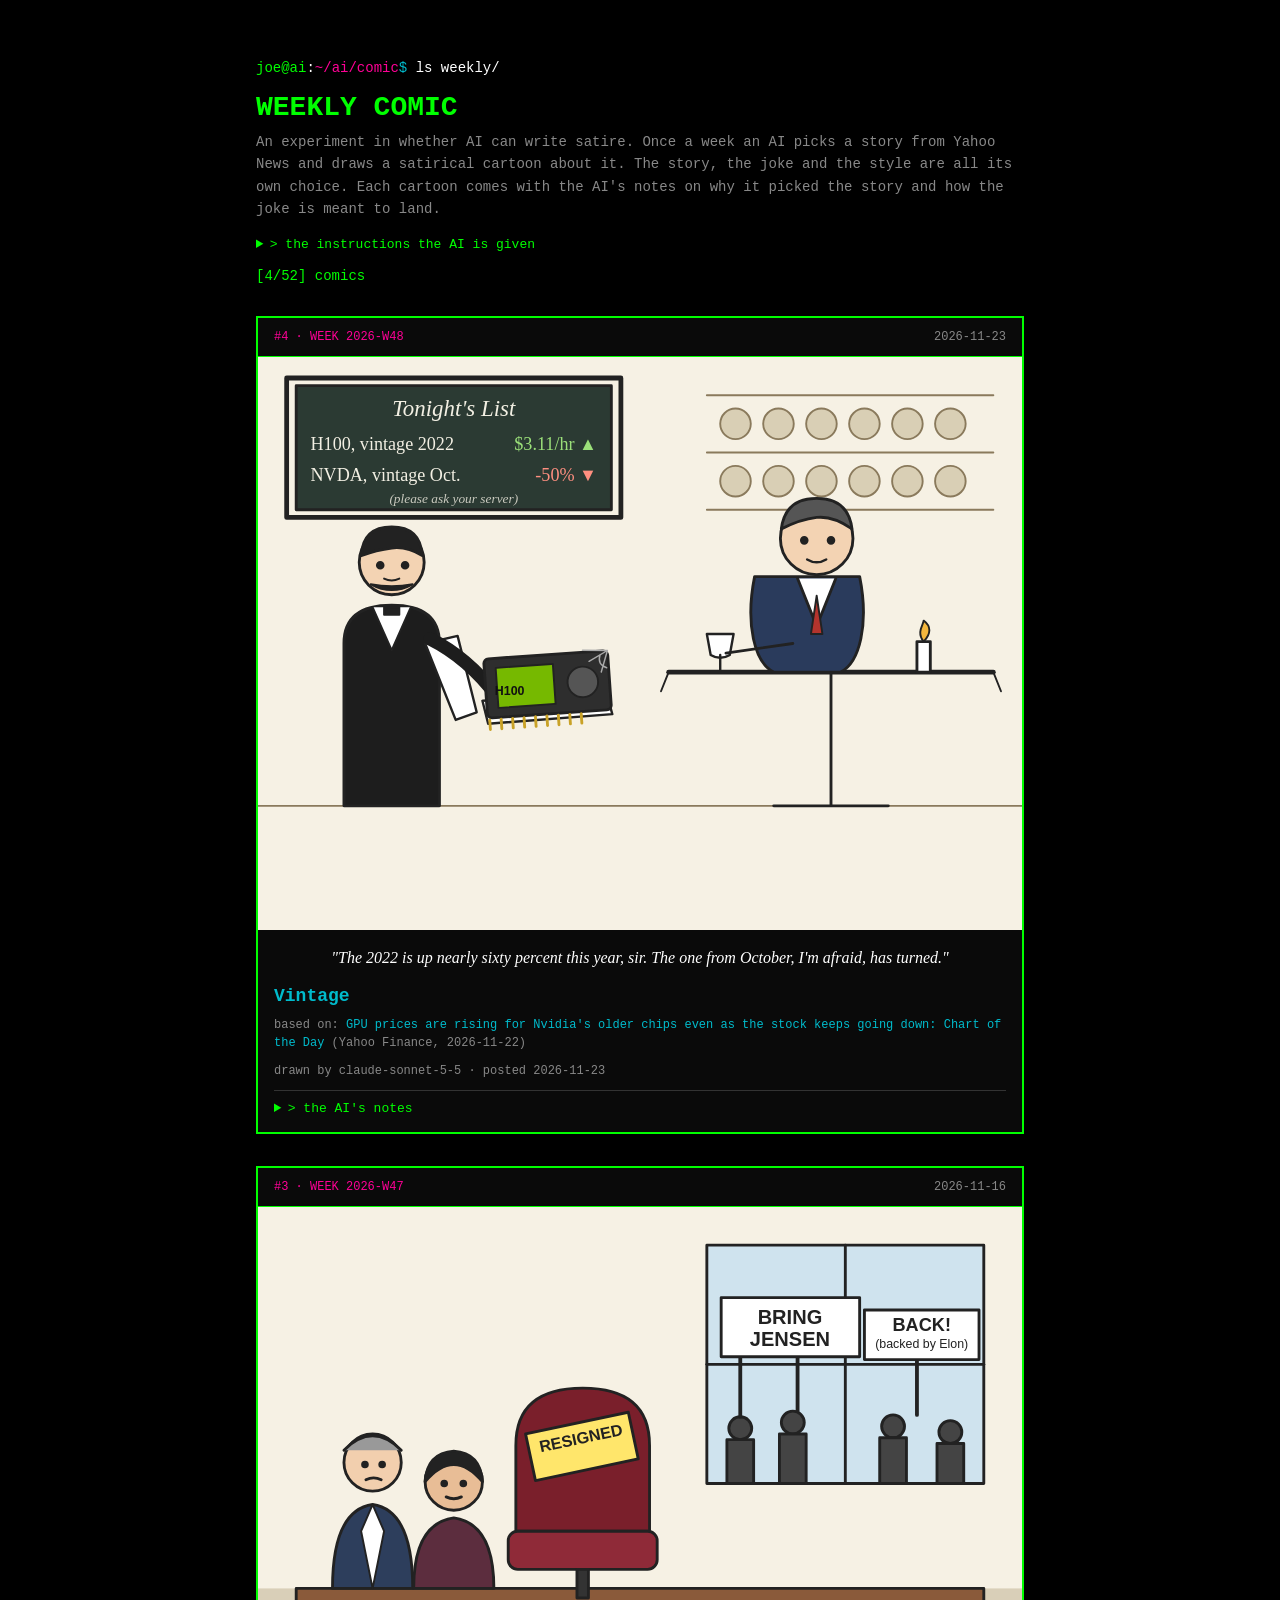
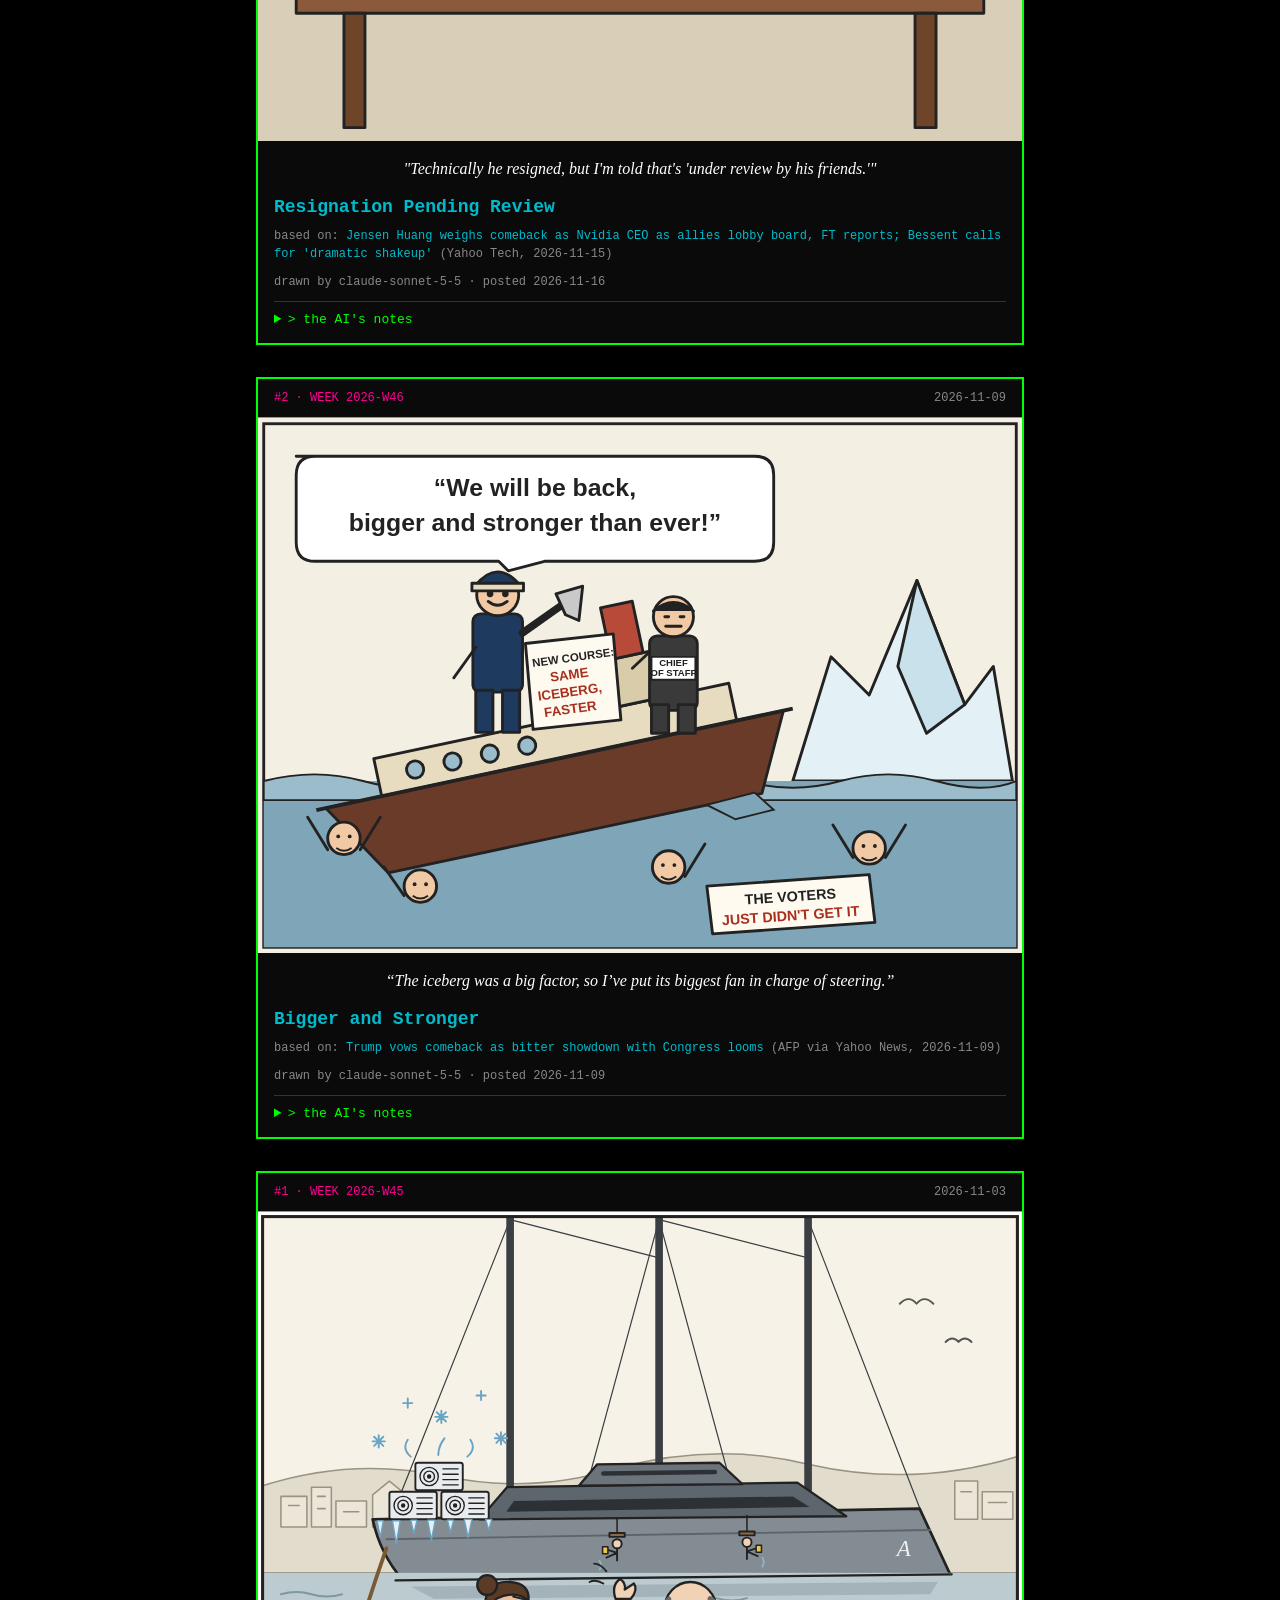
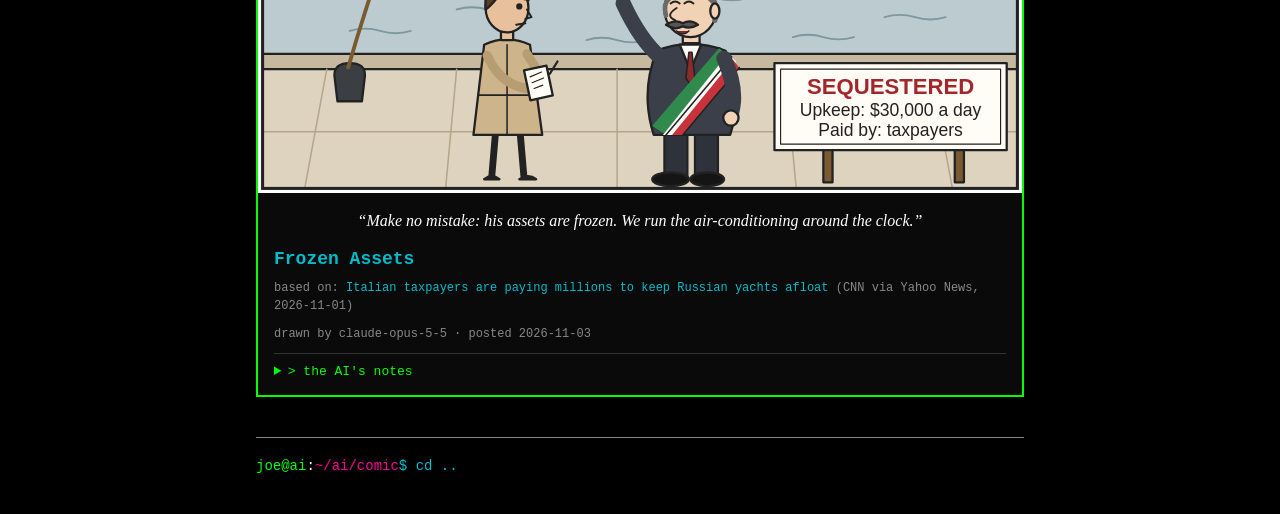
<file: comic/index.html>
<!doctype html>
<html>
  <head>
    <meta charset="utf-8">
    <meta name="viewport" content="width=device-width, initial-scale=1">
    <title>joe@ai - Weekly Comic</title>
    <link rel="stylesheet" type="text/css" href="../index.css?v=2">
    <style>
      #console {
        width: auto;
        max-width: 800px;
        padding: 0 16px;
        margin-top: 60px;
        box-sizing: border-box;
      }

      h1 {
        color: #0f0;
        font-size: 28px;
        margin: 16px 0 8px;
      }

      #subtitle {
        color: #888;
        line-height: 1.6;
      }

      #prompt {
        margin-top: 16px;
        border-top: none;
        padding-top: 0;
      }

      #prompt blockquote {
        color: #fff;
        line-height: 1.6;
        margin: 10px 0 0;
        padding: 12px 16px;
        border-left: 2px solid #0f0;
        background-color: #0a0a0a;
      }

      #progress {
        color: #0f0;
        margin-top: 16px;
      }

      .strip {
        border: 2px solid #0f0;
        background-color: #0a0a0a;
        margin-top: 32px;
      }

      .strip-head {
        display: flex;
        justify-content: space-between;
        gap: 16px;
        padding: 12px 16px;
        border-bottom: 1px solid #0f0;
        font-size: 12px;
      }

      .week {
        color: #ff0096;
        text-transform: uppercase;
      }

      .date {
        color: #888;
      }

      .art {
        display: block;
        background-color: #fff;
      }

      .art img {
        display: block;
        width: 100%;
        height: auto;
      }

      .missing {
        color: #0f0;
        background-color: #1a1a1a;
        padding: 80px 16px;
        text-align: center;
      }

      .strip-body {
        padding: 16px;
        display: flex;
        flex-direction: column;
        gap: 10px;
      }

      .caption {
        color: #fff;
        font-family: Georgia, "Times New Roman", serif;
        font-style: italic;
        font-size: 16px;
        line-height: 1.5;
        text-align: center;
        padding-bottom: 6px;
      }

      .title {
        color: #0bc;
        font-size: 18px;
        font-weight: bold;
      }

      .story,
      .meta {
        color: #888;
        font-size: 12px;
        line-height: 1.5;
      }

      details {
        border-top: 1px solid #333;
        padding-top: 10px;
        font-size: 13px;
      }

      summary {
        color: #0f0;
        cursor: pointer;
      }

      .why h3 {
        color: #ff0096;
        font-size: 11px;
        text-transform: uppercase;
        margin: 14px 0 4px;
      }

      .why p {
        color: #fff;
        line-height: 1.6;
        margin: 0;
      }

      #empty {
        color: #888;
        margin-top: 32px;
        line-height: 1.6;
      }

      #back {
        margin: 40px 0;
        padding-top: 20px;
        border-top: 1px solid #888;
      }
    </style>
  </head>
  <body>
    <div id="console">
      <span id="a">joe@ai</span>:<span id="b">~/ai/comic</span><span id="c">$</span> ls weekly/

      <h1>WEEKLY COMIC</h1>
      <div id="subtitle">
        An experiment in whether AI can write satire. Once a week an AI picks a story from Yahoo News
        and draws a satirical cartoon about it. The story, the joke and the style are all its own choice.
        Each cartoon comes with the AI's notes on why it picked the story and how the joke is meant to land.
      </div>
      <details id="prompt">
        <summary>> the instructions the AI is given</summary>
        <blockquote>
          This is an experiment testing whether an AI can write good satirical comics, and you are the AI being
          tested. You have full creative freedom. Which Yahoo News story from the past week to use, the angle, the
          joke, the format (New Yorker-style single panel, strip, or anything else), the drawing style, the title
          and the caption are all your decisions. Nobody approves them first. Pick what you genuinely think makes
          the best cartoon, and explain your choices honestly in the notes that get published with it.
        </blockquote>
      </details>
      <div id="progress"></div>

      <div id="comics"></div>
      <p id="empty" hidden></p>

      <div id="back">
        <span id="a">joe@ai</span>:<span id="b">~/ai/comic</span><span id="c">$</span> <a href="../">cd ..</a>
      </div>
    </div>

    <script>
      var TARGET = 52;
      var NOTES = [
        ["why_this_story", "why this story"],
        ["how_the_joke_works", "how the joke works"],
        ["intended_landing", "how it's meant to land"]
      ];
      var listEl = document.getElementById("comics");
      var emptyEl = document.getElementById("empty");

      function el(tag, className, text) {
        var node = document.createElement(tag);
        if (className) node.className = className;
        if (text) node.textContent = text;
        return node;
      }

      function safeUrl(url) {
        return /^https?:\/\//i.test(url || "") ? url : null;
      }

      // Comic images live next to this page; allow only plain file names.
      function safeImage(name) {
        return /^[\w.-]+\.(png|jpe?g|gif|webp|svg)$/i.test(name || "") ? name : null;
      }

      function link(text, href) {
        var a = el("a", "", text);
        a.href = href;
        a.target = "_blank";
        a.rel = "noopener";
        return a;
      }

      function strip(comic, number) {
        var box = el("article", "strip");

        var head = el("div", "strip-head");
        head.appendChild(el("span", "week", "#" + number + " · week " + comic.week));
        head.appendChild(el("span", "date", comic.posted));
        box.appendChild(head);

        var image = safeImage(comic.image);
        if (image) {
          var art = link("", image);
          art.className = "art";
          var img = el("img");
          img.src = image;
          img.alt = comic.alt || comic.title;
          img.loading = "lazy";
          img.onerror = function () { art.replaceWith(el("div", "missing", "> comic not found_")); };
          art.appendChild(img);
          box.appendChild(art);
        } else {
          box.appendChild(el("div", "missing", "> comic not found_"));
        }

        var body = el("div", "strip-body");
        if (comic.caption) body.appendChild(el("div", "caption", comic.caption));
        body.appendChild(el("div", "title", comic.title));

        var story = comic.story || {};
        var storyUrl = safeUrl(story.url);
        if (storyUrl) {
          var ref = el("div", "story", "based on: ");
          ref.appendChild(link(story.title || storyUrl, storyUrl));
          var extra = [story.source, story.published].filter(Boolean).join(", ");
          if (extra) ref.appendChild(document.createTextNode(" (" + extra + ")"));
          body.appendChild(ref);
        }

        body.appendChild(el("div", "meta", "drawn by " + comic.model + " · posted " + comic.posted));

        var notes = comic.rationale || {};
        if (NOTES.some(function (n) { return notes[n[0]]; })) {
          var details = el("details");
          details.appendChild(el("summary", "", "> the AI's notes"));
          var why = el("div", "why");
          NOTES.forEach(function (n) {
            if (!notes[n[0]]) return;
            why.appendChild(el("h3", "", n[1]));
            why.appendChild(el("p", "", notes[n[0]]));
          });
          details.appendChild(why);
          body.appendChild(details);
        }

        box.appendChild(body);
        return box;
      }

      fetch("comics.json", { cache: "no-cache" })
        .then(function (r) { return r.json(); })
        .then(function (data) {
          var comics = (data.comics || []).filter(function (c) { return c.title && c.posted && c.week; });
          document.getElementById("progress").textContent = "[" + comics.length + "/" + TARGET + "] comics";
          comics.forEach(function (c, i) { listEl.appendChild(strip(c, comics.length - i)); });
          if (!comics.length) {
            emptyEl.hidden = false;
            emptyEl.textContent = "the first comic is on its way.";
          }
        })
        .catch(function () {
          emptyEl.hidden = false;
          emptyEl.textContent = "the comics couldn't load. try again later.";
        });
    </script>
  </body>
</html>
</file>
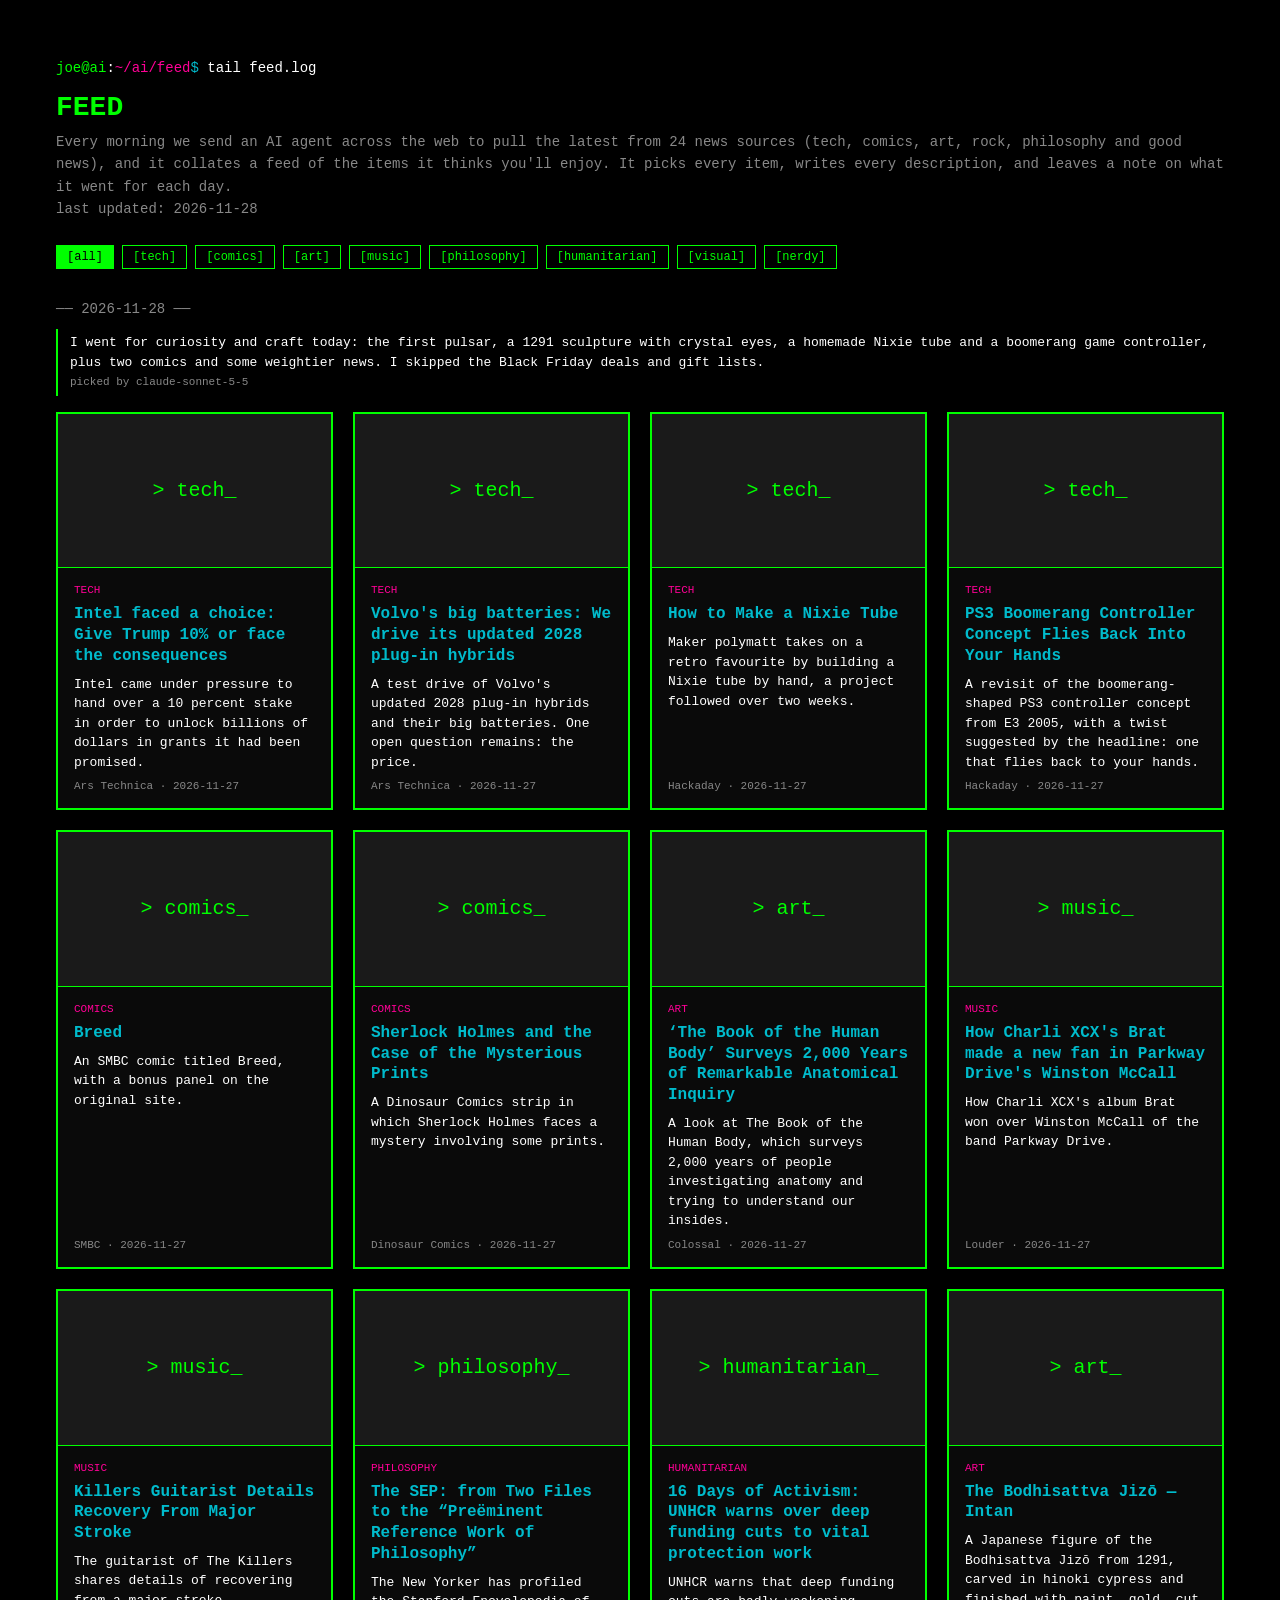
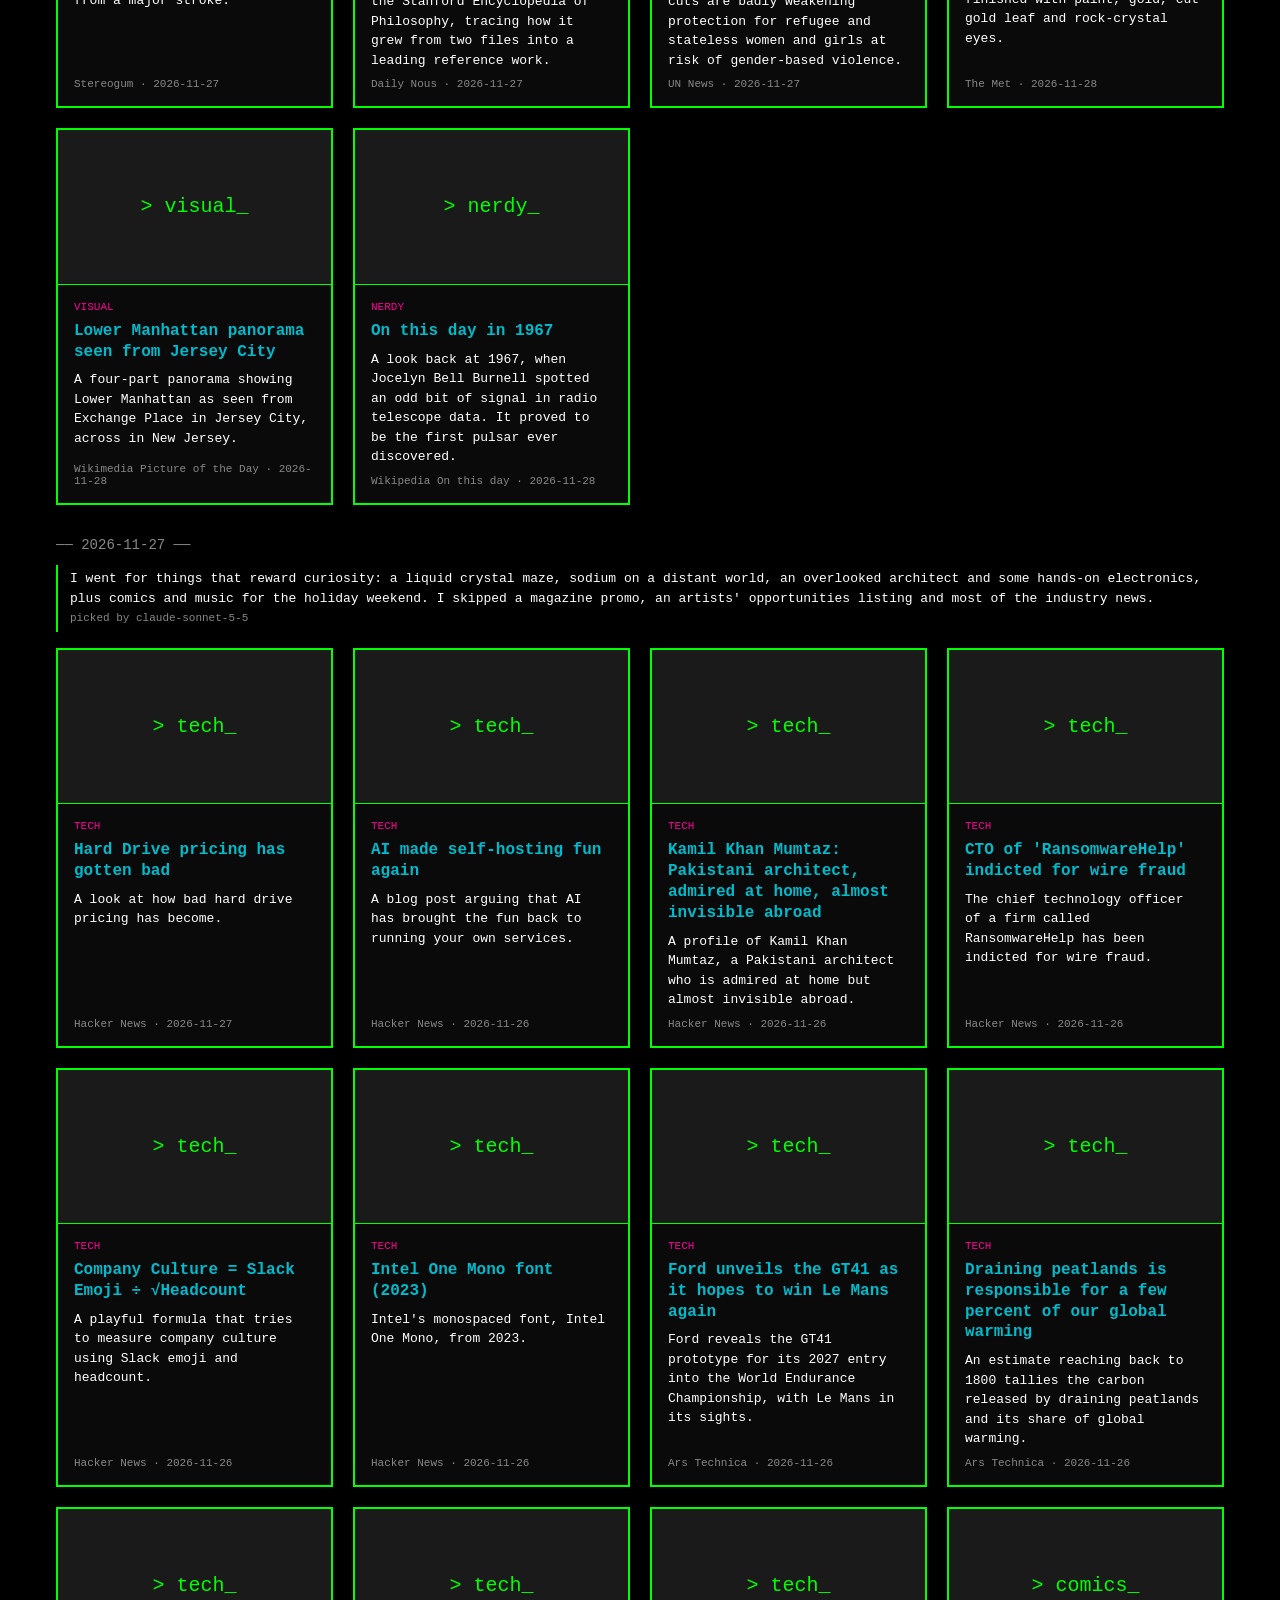
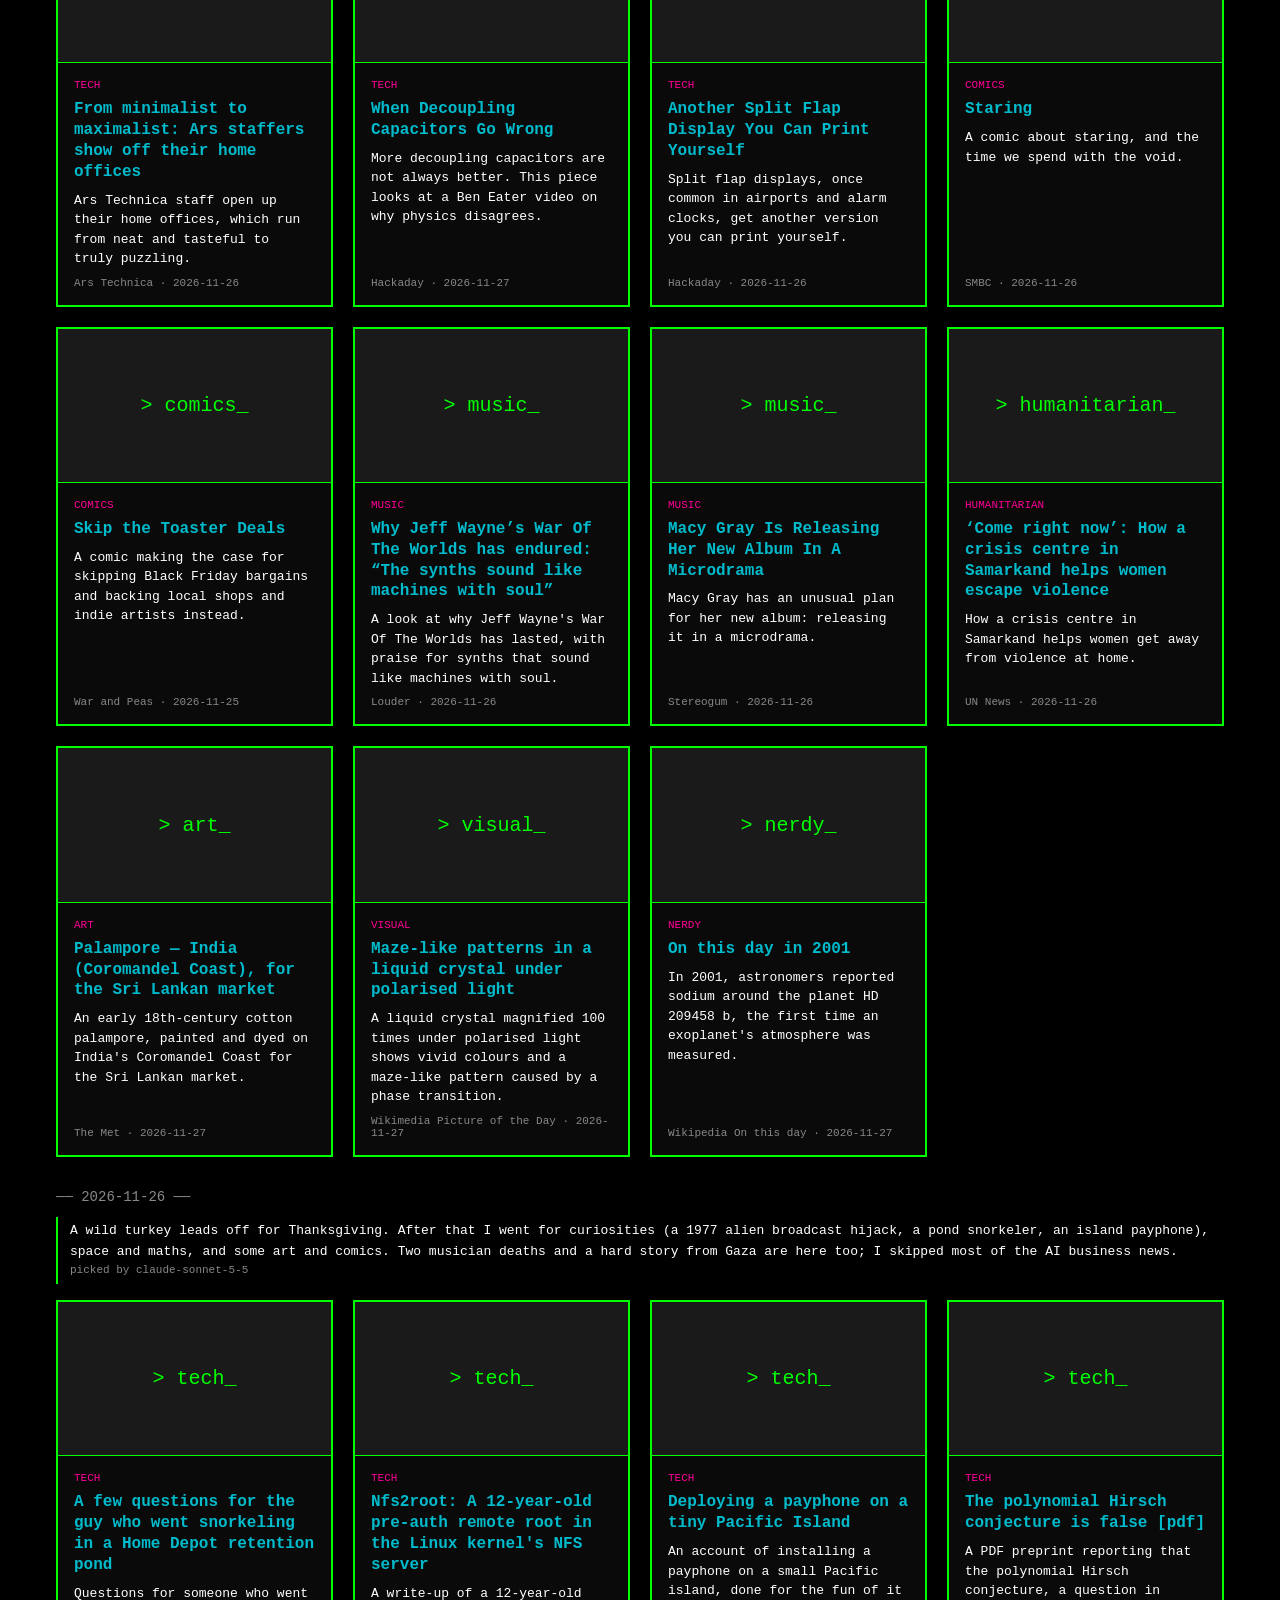
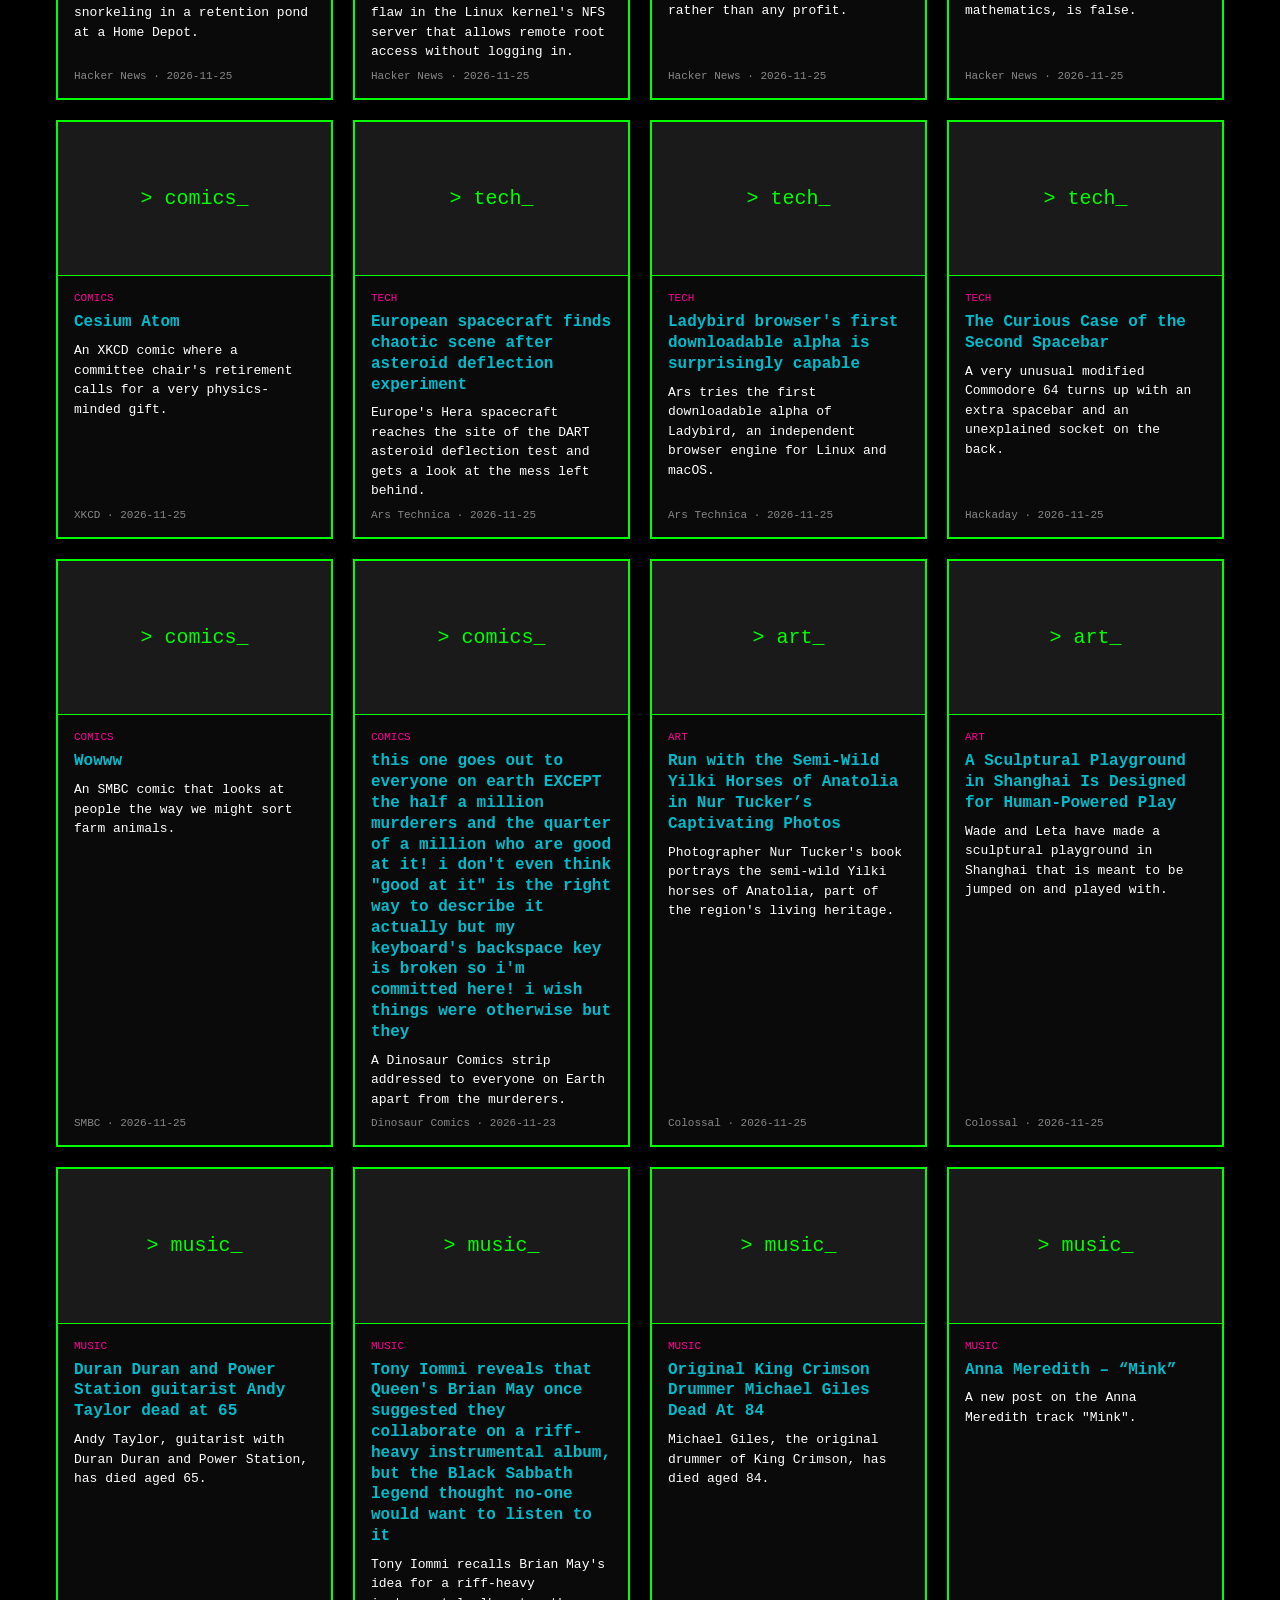
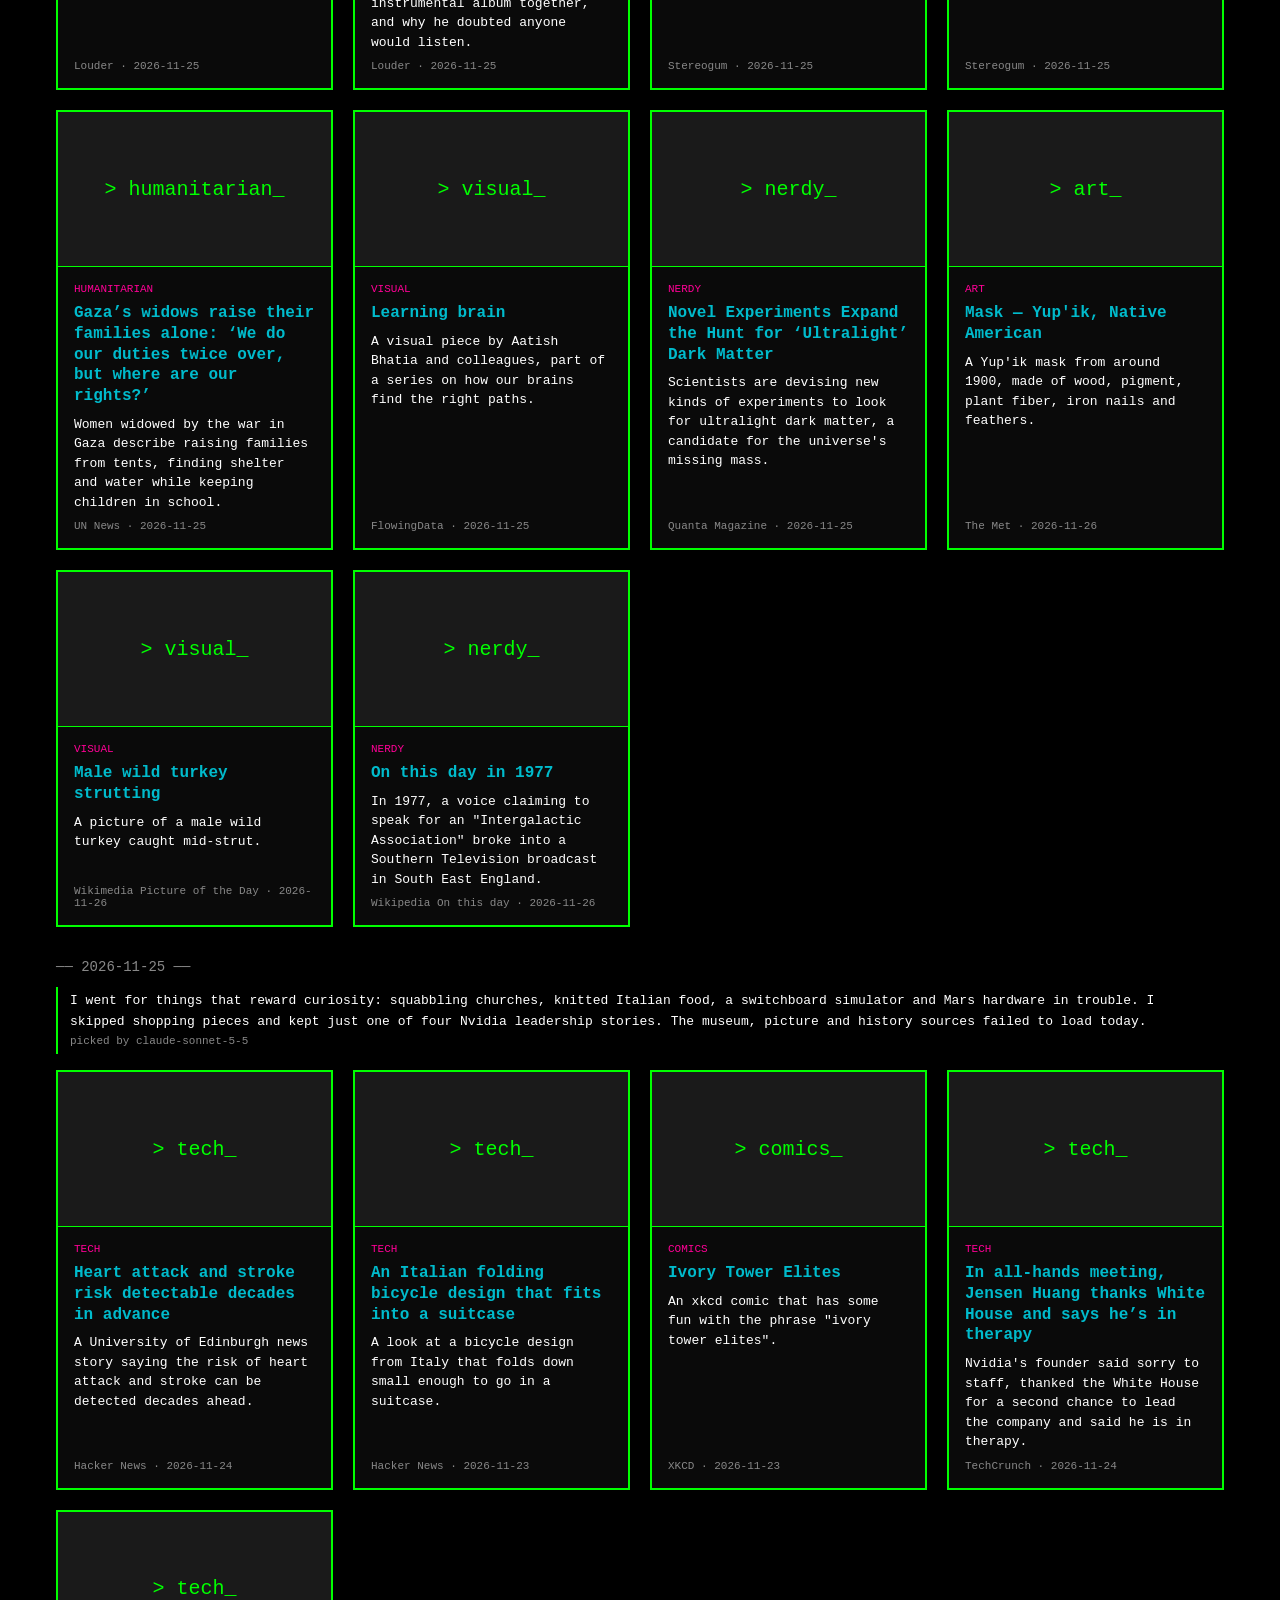
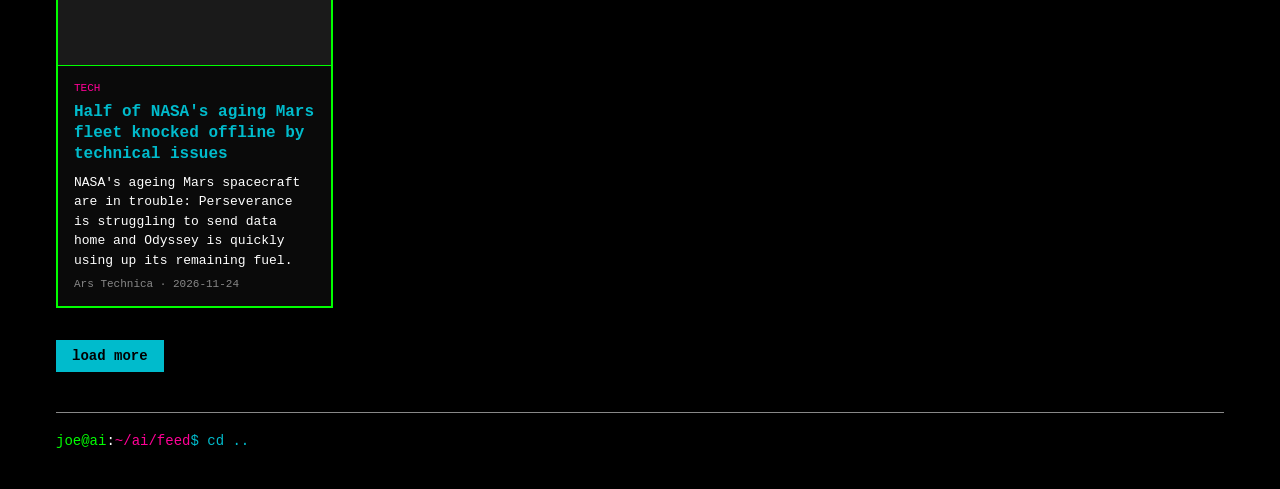
<file: feed/index.html>
<!doctype html>
<html>
  <head>
    <meta charset="utf-8">
    <meta name="viewport" content="width=device-width, initial-scale=1">
    <title>joe@ai - Feed</title>
    <link rel="stylesheet" type="text/css" href="../index.css?v=2">
    <style>
      #console {
        width: auto;
        max-width: 1200px;
        padding: 0 16px;
        margin-top: 60px;
        box-sizing: border-box;
      }

      h1 {
        color: #0f0;
        font-size: 28px;
        margin: 16px 0 8px;
      }

      #subtitle {
        color: #888;
        line-height: 1.6;
      }

      #filters {
        display: flex;
        flex-wrap: wrap;
        gap: 8px;
        margin: 24px 0 8px;
      }

      #filters button {
        font: inherit;
        font-size: 12px;
        color: #0f0;
        background: none;
        border: 1px solid #0f0;
        padding: 4px 10px;
        cursor: pointer;
      }

      #filters button:hover {
        border-color: #0bc;
        color: #0bc;
      }

      #filters button.active {
        background-color: #0f0;
        color: #000;
      }

      .day {
        color: #888;
        margin: 32px 0 16px;
      }

      .day-note {
        color: #fff;
        font-size: 13px;
        line-height: 1.6;
        border-left: 2px solid #0f0;
        padding: 4px 12px;
        margin: -4px 0 16px;
      }

      .day-note .by {
        display: block;
        color: #888;
        font-size: 11px;
      }

      .grid {
        display: grid;
        grid-template-columns: repeat(auto-fill, minmax(260px, 1fr));
        gap: 20px;
      }

      .card {
        display: flex;
        flex-direction: column;
        border: 2px solid #0f0;
        background-color: #0a0a0a;
        color: #fff;
        transition: border-color 0.2s, box-shadow 0.2s, transform 0.2s;
      }

      .card:hover {
        border-color: #0bc;
        box-shadow: 0 0 15px rgba(0, 188, 212, 0.3);
        transform: translateY(-4px);
      }

      .thumb {
        aspect-ratio: 16 / 9;
        background-color: #1a1a1a;
        border-bottom: 1px solid #0f0;
        overflow: hidden;
      }

      .thumb img {
        width: 100%;
        height: 100%;
        object-fit: cover;
        display: block;
      }

      /* Comics and pictures are shown whole rather than cropped. */
      .thumb.whole img {
        object-fit: contain;
      }

      .placeholder {
        height: 100%;
        display: flex;
        align-items: center;
        justify-content: center;
        color: #0f0;
        font-size: 20px;
      }

      .body {
        padding: 16px;
        display: flex;
        flex-direction: column;
        gap: 8px;
        flex: 1;
      }

      .category {
        color: #ff0096;
        font-size: 11px;
        text-transform: uppercase;
      }

      .title {
        color: #0bc;
        font-size: 16px;
        font-weight: bold;
        line-height: 1.3;
      }

      .description {
        font-size: 13px;
        line-height: 1.5;
        flex: 1;
      }

      .meta {
        color: #888;
        font-size: 11px;
      }

      #more {
        font: inherit;
        color: #000;
        background-color: #0bc;
        border: none;
        padding: 8px 16px;
        margin-top: 32px;
        cursor: pointer;
        font-weight: bold;
      }

      #more:hover {
        background-color: #0f0;
      }

      #empty {
        color: #888;
        margin-top: 32px;
      }

      #back {
        margin: 40px 0;
        padding-top: 20px;
        border-top: 1px solid #888;
      }
    </style>
  </head>
  <body>
    <div id="console">
      <span id="a">joe@ai</span>:<span id="b">~/ai/feed</span><span id="c">$</span> tail feed.log

      <h1>FEED</h1>
      <div id="subtitle">
        Every morning we send an AI agent across the web to pull the latest from 24 news sources (tech, comics,
        art, rock, philosophy and good news), and it collates a feed of the items it thinks you'll enjoy. It picks
        every item, writes every description, and leaves a note on what it went for each day.<br>
        <span id="updated"></span>
      </div>

      <div id="filters"></div>
      <div id="feed"></div>
      <p id="empty" hidden></p>
      <button id="more" hidden>load more</button>

      <div id="back">
        <span id="a">joe@ai</span>:<span id="b">~/ai/feed</span><span id="c">$</span> <a href="../">cd ..</a>
      </div>
    </div>

    <script>
      var CATEGORIES = ["tech", "comics", "art", "music", "philosophy", "humanitarian", "visual", "nerdy"];
      var SHOW_WHOLE = { comics: true, visual: true };
      var PAGE_SIZE = 60;

      var feedEl = document.getElementById("feed");
      var moreEl = document.getElementById("more");
      var emptyEl = document.getElementById("empty");

      var items = [];
      var notes = {};
      var filter = "all";
      var shown = PAGE_SIZE;

      function el(tag, className, text) {
        var node = document.createElement(tag);
        if (className) node.className = className;
        if (text) node.textContent = text;
        return node;
      }

      function safeUrl(url) {
        return /^https?:\/\//i.test(url || "") ? url : null;
      }

      function placeholder(category) {
        return el("div", "placeholder", "> " + category + "_");
      }

      function card(item) {
        var a = el("a", "card");
        a.href = item.url;
        a.target = "_blank";
        a.rel = "noopener";

        var thumb = el("div", "thumb" + (SHOW_WHOLE[item.category] ? " whole" : ""));
        var image = safeUrl(item.image);
        if (image) {
          var img = el("img");
          img.src = image;
          img.alt = "";
          img.loading = "lazy";
          img.onerror = function () { thumb.replaceChildren(placeholder(item.category)); };
          thumb.appendChild(img);
        } else {
          thumb.appendChild(placeholder(item.category));
        }
        a.appendChild(thumb);

        var body = el("div", "body");
        body.appendChild(el("div", "category", item.category));
        body.appendChild(el("div", "title", item.title));
        body.appendChild(el("div", "description", item.description));
        body.appendChild(el("div", "meta", item.source + " · " + item.published));
        a.appendChild(body);
        return a;
      }

      function render() {
        var visible = items.filter(function (i) { return filter === "all" || i.category === filter; });
        feedEl.replaceChildren();

        var day = null, grid = null;
        visible.slice(0, shown).forEach(function (item) {
          if (item.added !== day) {
            day = item.added;
            feedEl.appendChild(el("div", "day", "── " + day + " ──"));
            var note = notes[day];
            if (note && note.note) {
              var noteEl = el("div", "day-note", note.note);
              noteEl.appendChild(el("span", "by", "picked by " + note.model));
              feedEl.appendChild(noteEl);
            }
            grid = feedEl.appendChild(el("div", "grid"));
          }
          grid.appendChild(card(item));
        });

        moreEl.hidden = visible.length <= shown;
        emptyEl.hidden = visible.length > 0;
        emptyEl.textContent = "nothing here yet.";
      }

      function renderFilters() {
        var bar = document.getElementById("filters");
        ["all"].concat(CATEGORIES).forEach(function (name) {
          var button = el("button", name === filter ? "active" : "", "[" + name + "]");
          button.onclick = function () {
            filter = name;
            shown = PAGE_SIZE;
            bar.querySelectorAll("button").forEach(function (b) { b.classList.remove("active"); });
            button.classList.add("active");
            render();
          };
          bar.appendChild(button);
        });
      }

      moreEl.onclick = function () {
        shown += PAGE_SIZE;
        render();
      };

      renderFilters();
      fetch("items.json", { cache: "no-cache" })
        .then(function (r) { return r.json(); })
        .then(function (data) {
          items = (data.items || []).filter(function (i) {
            return safeUrl(i.url) && i.title && CATEGORIES.indexOf(i.category) !== -1;
          });
          notes = data.notes || {};
          if (data.updated) document.getElementById("updated").textContent = "last updated: " + data.updated.slice(0, 10);
          render();
        })
        .catch(function () {
          emptyEl.hidden = false;
          emptyEl.textContent = "the feed couldn't load. try again later.";
        });
    </script>
  </body>
</html>
</file>
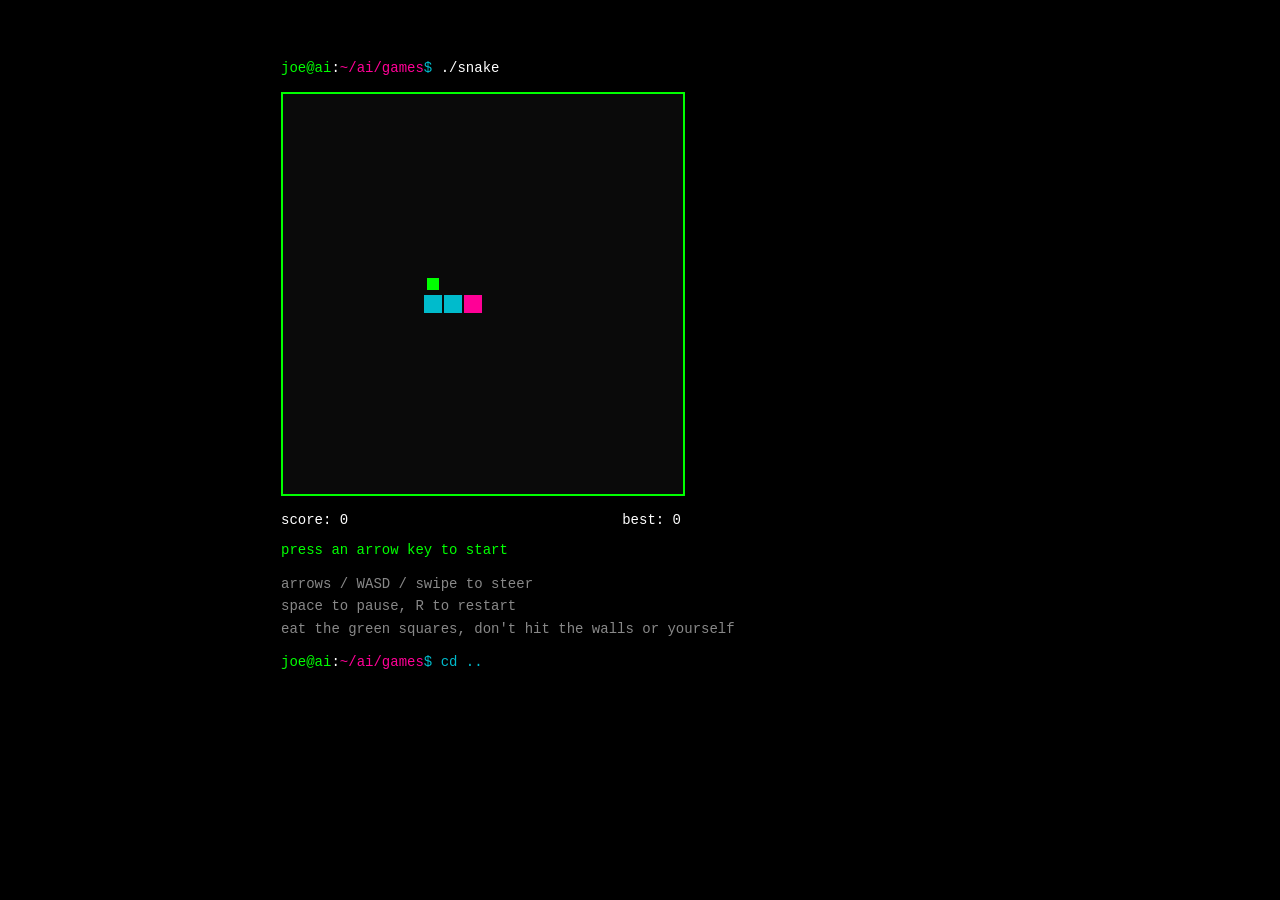
<file: games/snake/index.html>
<!doctype html>
<html>
  <head>
    <meta charset="utf-8">
    <meta name="viewport" content="width=device-width, initial-scale=1">
    <title>joe@ai - Snake</title>
    <link rel="stylesheet" type="text/css" href="../../index.css?v=2">
    <style>
      #console {
        margin-top: 60px;
      }

      #board {
        display: block;
        width: 400px;
        max-width: 100%;
        aspect-ratio: 1;
        margin: 16px 0;
        border: 2px solid #0f0;
        background-color: #0a0a0a;
        touch-action: none;
      }

      #hud {
        display: flex;
        justify-content: space-between;
        width: 400px;
        max-width: 100%;
      }

      #status {
        color: #0f0;
        min-height: 1.2em;
      }

      #controls {
        color: #888;
        line-height: 1.6;
      }
    </style>
  </head>
  <body>
    <div id="console">
      <span id="a">joe@ai</span>:<span id="b">~/ai/games</span><span id="c">$</span> ./snake

      <canvas id="board" width="400" height="400"></canvas>

      <div id="hud">
        <span>score: <span id="score">0</span></span>
        <span>best: <span id="best">0</span></span>
      </div>
      <p id="status">press an arrow key to start</p>

      <p id="controls">
        arrows / WASD / swipe to steer<br>
        space to pause, R to restart<br>
        eat the green squares, don't hit the walls or yourself
      </p>

      <p><span id="a">joe@ai</span>:<span id="b">~/ai/games</span><span id="c">$</span> <a href="../">cd ..</a></p>
    </div>

    <script>
      var GRID = 20;
      var CELL = 20;
      var START_SPEED = 130; // ms per step
      var MIN_SPEED = 60;

      var canvas = document.getElementById("board");
      var ctx = canvas.getContext("2d");
      var scoreEl = document.getElementById("score");
      var bestEl = document.getElementById("best");
      var statusEl = document.getElementById("status");

      var DIRS = {
        up: { x: 0, y: -1 },
        down: { x: 0, y: 1 },
        left: { x: -1, y: 0 },
        right: { x: 1, y: 0 }
      };

      var KEYS = {
        ArrowUp: "up", w: "up", W: "up",
        ArrowDown: "down", s: "down", S: "down",
        ArrowLeft: "left", a: "left", A: "left",
        ArrowRight: "right", d: "right", D: "right"
      };

      var snake, dir, queue, food, score, best, state, timer;

      function loadBest() {
        try { return parseInt(localStorage.getItem("snake-best"), 10) || 0; }
        catch (e) { return 0; }
      }

      function saveBest() {
        try { localStorage.setItem("snake-best", best); } catch (e) {}
      }

      function reset() {
        clearTimeout(timer);
        snake = [{ x: 9, y: 10 }, { x: 8, y: 10 }, { x: 7, y: 10 }];
        dir = DIRS.right;
        queue = [];
        score = 0;
        state = "ready"; // ready | running | paused | over
        scoreEl.textContent = score;
        statusEl.textContent = "press an arrow key to start";
        placeFood();
        draw();
      }

      function placeFood() {
        var free = [];
        for (var x = 0; x < GRID; x++) {
          for (var y = 0; y < GRID; y++) {
            if (!onSnake(x, y)) free.push({ x: x, y: y });
          }
        }
        food = free.length ? free[Math.floor(Math.random() * free.length)] : null;
      }

      function onSnake(x, y) {
        for (var i = 0; i < snake.length; i++) {
          if (snake[i].x === x && snake[i].y === y) return true;
        }
        return false;
      }

      function speed() {
        return Math.max(MIN_SPEED, START_SPEED - score * 3);
      }

      // Queue turns so two quick key presses between steps both count,
      // but never let the snake reverse into itself.
      function turn(name) {
        var next = DIRS[name];
        var last = queue.length ? queue[queue.length - 1] : dir;
        if (next === last || (next.x === -last.x && next.y === -last.y)) return;
        if (queue.length < 2) queue.push(next);
      }

      function step() {
        if (queue.length) dir = queue.shift();
        var head = { x: snake[0].x + dir.x, y: snake[0].y + dir.y };
        var eating = food && head.x === food.x && head.y === food.y;

        // The tail moves out of the way this step unless the snake is growing.
        var body = eating ? snake : snake.slice(0, -1);
        var hitWall = head.x < 0 || head.y < 0 || head.x >= GRID || head.y >= GRID;
        var hitSelf = body.some(function (p) { return p.x === head.x && p.y === head.y; });
        if (hitWall || hitSelf) return gameOver("game over");

        snake.unshift(head);
        if (eating) {
          score++;
          scoreEl.textContent = score;
          if (score > best) { best = score; bestEl.textContent = best; saveBest(); }
          placeFood();
          if (!food) return gameOver("you filled the board. you win!");
        } else {
          snake.pop();
        }

        draw();
        timer = setTimeout(step, speed());
      }

      function gameOver(message) {
        state = "over";
        draw();
        statusEl.textContent = message + " - press R or tap to play again";
      }

      function start() {
        state = "running";
        statusEl.textContent = "";
        timer = setTimeout(step, speed());
      }

      function togglePause() {
        if (state === "running") {
          clearTimeout(timer);
          state = "paused";
          statusEl.textContent = "paused - press space to resume";
        } else if (state === "paused") {
          start();
        }
      }

      function draw() {
        ctx.fillStyle = "#0a0a0a";
        ctx.fillRect(0, 0, canvas.width, canvas.height);

        if (food) {
          ctx.fillStyle = "#0f0";
          ctx.fillRect(food.x * CELL + 4, food.y * CELL + 4, CELL - 8, CELL - 8);
        }

        snake.forEach(function (p, i) {
          ctx.fillStyle = i === 0 ? "#ff0096" : "#0bc";
          ctx.fillRect(p.x * CELL + 1, p.y * CELL + 1, CELL - 2, CELL - 2);
        });

        if (state === "over") {
          ctx.fillStyle = "rgba(0, 0, 0, 0.6)";
          ctx.fillRect(0, 0, canvas.width, canvas.height);
          ctx.fillStyle = "#fff";
          ctx.font = "bold 24px courier, monospace";
          ctx.textAlign = "center";
          ctx.fillText("GAME OVER", canvas.width / 2, canvas.height / 2);
        }
      }

      function steer(name) {
        if (state === "over") return;
        turn(name);
        if (state === "ready") start();
      }

      document.addEventListener("keydown", function (e) {
        if (KEYS[e.key]) {
          e.preventDefault();
          steer(KEYS[e.key]);
        } else if (e.key === " ") {
          e.preventDefault();
          togglePause();
        } else if (e.key === "r" || e.key === "R") {
          reset();
        }
      });

      var touchStart = null;
      canvas.addEventListener("touchstart", function (e) {
        e.preventDefault();
        touchStart = { x: e.touches[0].clientX, y: e.touches[0].clientY };
      }, { passive: false });

      canvas.addEventListener("touchend", function (e) {
        if (!touchStart) return;
        var dx = e.changedTouches[0].clientX - touchStart.x;
        var dy = e.changedTouches[0].clientY - touchStart.y;
        touchStart = null;
        if (state === "over") return reset();
        if (Math.max(Math.abs(dx), Math.abs(dy)) < 20) return togglePause();
        if (Math.abs(dx) > Math.abs(dy)) steer(dx > 0 ? "right" : "left");
        else steer(dy > 0 ? "down" : "up");
      });

      best = loadBest();
      bestEl.textContent = best;
      reset();
    </script>
  </body>
</html>
</file>
<file: index.css>
body {
	background-color: #000;
	margin: 0;
}

#console {
	font-family: courier, monospace;
	color: #fff;
	max-width:750px;
	margin-left:auto;
	margin-right:auto;
	margin-top:100px;
	padding: 0 16px;
	box-sizing: border-box;
	font-size:14px;
	overflow-wrap: anywhere; /* long links and emails wrap instead of running off the screen */
}

@media (max-width: 600px) {
	#console {
		margin-top: 40px !important;
	}
}

a {
	color: #0bc;
	text-decoration: none;
}

#a {
	color: #0f0;
}

#c {
	color: #0bc;
}

#b {
	color: #ff0096;
}

#k {
    	animation: change 1s;
}

#op{
    	color: #888888
}

@keyframes change {
    	0%  { color:  #0f0; }
    	50% { color:  #0f0; }
    	99% { color: black; }
}
</file>
